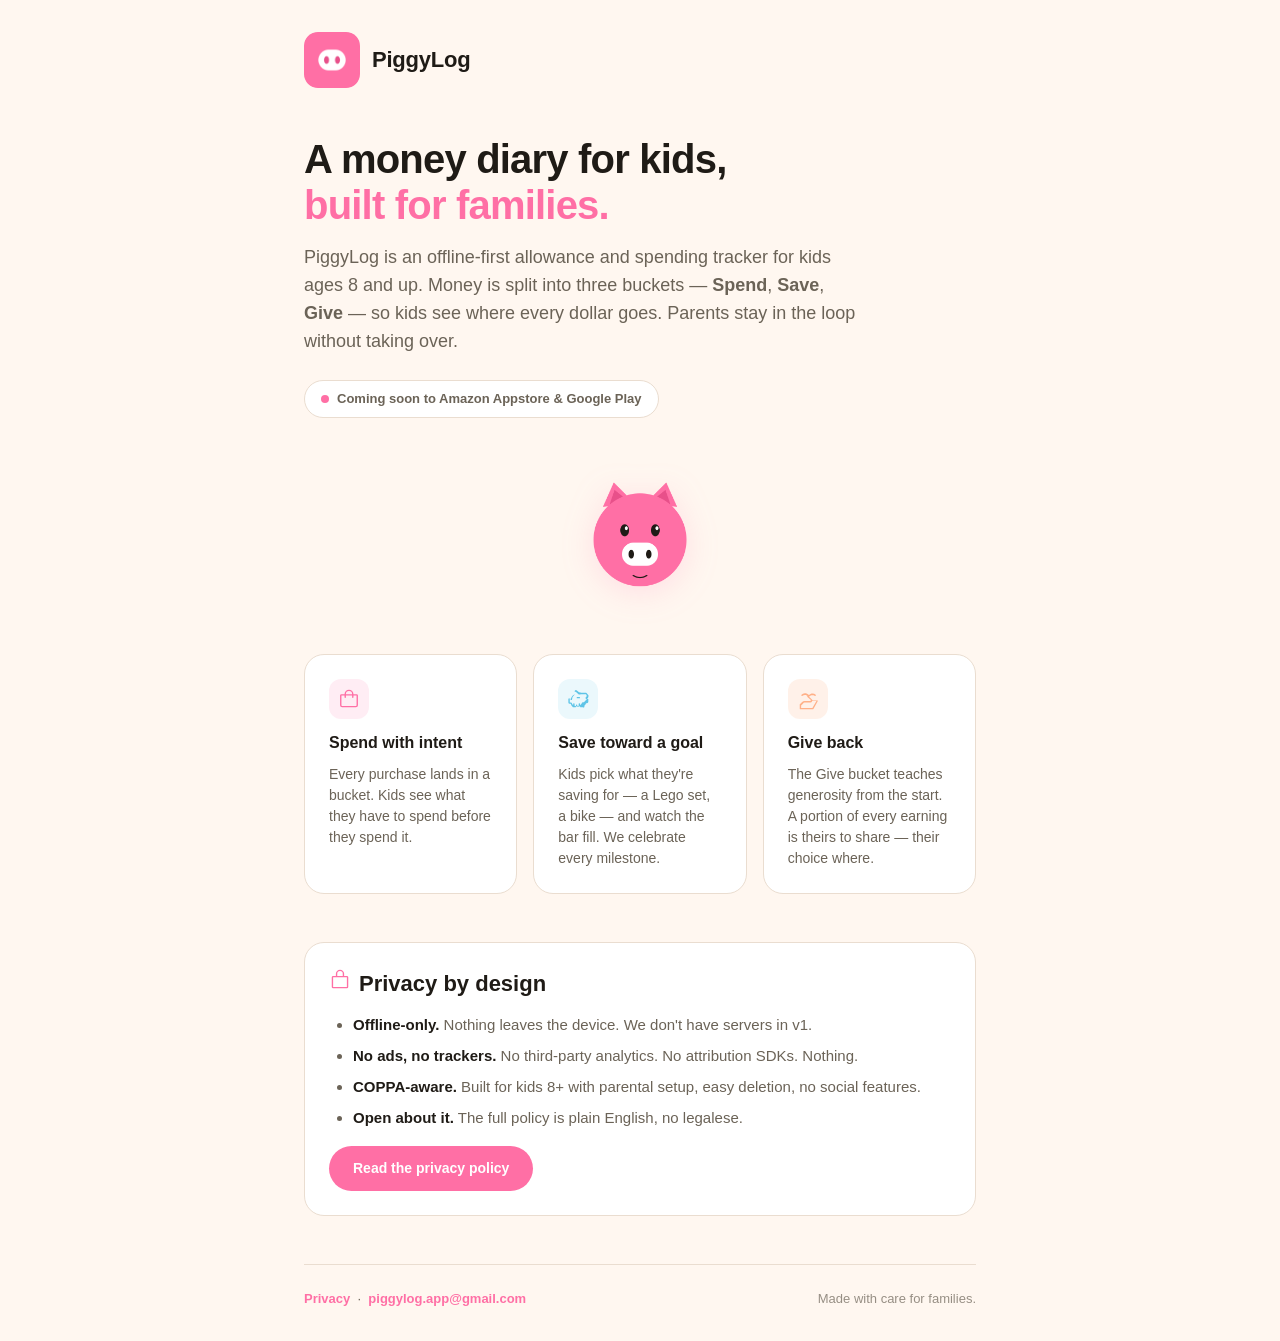
<file: index.html>
<!doctype html>
<html lang="en">
  <head>
    <meta charset="utf-8" />
    <meta name="viewport" content="width=device-width, initial-scale=1" />

    <title>PiggyLog — A money diary for kids, built for families</title>

    <meta
      name="description"
      content="PiggyLog is an offline money diary for kids ages 8 and up. Spend / Save / Give buckets, parent oversight, no ads, no tracking, no servers. Coming soon to Amazon Appstore and Google Play."
    />

    <!-- Theme color matches the app's brand pink. iOS Safari uses this
         for the address-bar tint when the page is added to home screen. -->
    <meta name="theme-color" content="#FF6FA5" />

    <!-- Open Graph for social-share preview. The og:image is the app
         icon at 1024² — gives a clean square preview without needing
         a custom social card yet. -->
    <meta property="og:type" content="website" />
    <meta property="og:title" content="PiggyLog — A money diary for kids" />
    <meta
      property="og:description"
      content="Offline-first kid money tracker. Spend / Save / Give buckets, parent oversight, no ads, no tracking."
    />
    <meta property="og:image" content="icon.png" />

    <!-- PNG favicon — modern browsers accept this; older ones will
         simply skip it (no .ico fallback yet, low priority for a
         pre-launch page). -->
    <link rel="icon" type="image/png" href="icon.png" />
    <link rel="apple-touch-icon" href="icon.png" />

    <link rel="stylesheet" href="style.css" />
  </head>
  <body>
    <div class="container">
      <header>
        <img
          class="logo"
          src="icon.png"
          alt=""
          width="56"
          height="56"
          aria-hidden="true"
        />
        <span class="wordmark">PiggyLog</span>
      </header>

      <main>
        <section class="hero">
          <h1>
            A money diary for kids,<br />
            <span class="accent">built for families.</span>
          </h1>
          <p>
            PiggyLog is an offline-first allowance and spending tracker
            for kids ages 8 and up. Money is split into three buckets
            &mdash; <strong>Spend</strong>, <strong>Save</strong>,
            <strong>Give</strong> &mdash; so kids see where every dollar
            goes. Parents stay in the loop without taking over.
          </p>
          <div class="coming-soon">
            <span class="dot" aria-hidden="true"></span>
            <span>Coming soon to Amazon Appstore &amp; Google Play</span>
          </div>
        </section>

        <div class="pip-wrap">
          <!-- Pip the (placeholder) mascot. See
               apps/mobile/assets/design/pip-idle.svg for the source. -->
          <img src="pip.png" alt="Pip the pig mascot" width="140" height="140" />
        </div>

        <section class="features" aria-label="What PiggyLog does">
          <article class="card spend">
            <div class="icon" aria-hidden="true">
              <!-- Phosphor ShoppingBag (bold). Inline SVG — no external
                   icon library, the landing page stays self-contained. -->
              <svg
                width="22"
                height="22"
                viewBox="0 0 256 256"
                fill="currentColor"
                xmlns="http://www.w3.org/2000/svg"
              >
                <path
                  d="M216,72H180a52,52,0,0,0-104,0H40A16,16,0,0,0,24,88V200a24,24,0,0,0,24,24H208a24,24,0,0,0,24-24V88A16,16,0,0,0,216,72ZM128,36a36,36,0,0,1,36,36H92A36,36,0,0,1,128,36Zm88,164a8,8,0,0,1-8,8H48a8,8,0,0,1-8-8V88H76v20a8,8,0,0,0,16,0V88h72v20a8,8,0,0,0,16,0V88h36Z"
                />
              </svg>
            </div>
            <h3>Spend with intent</h3>
            <p>
              Every purchase lands in a bucket. Kids see what they have to
              spend before they spend it.
            </p>
          </article>

          <article class="card save">
            <div class="icon" aria-hidden="true">
              <!-- Phosphor PiggyBank (bold) -->
              <svg
                width="22"
                height="22"
                viewBox="0 0 256 256"
                fill="currentColor"
                xmlns="http://www.w3.org/2000/svg"
              >
                <path
                  d="M152,112a8,8,0,0,1-8,8H120a8,8,0,0,1,0-16h24A8,8,0,0,1,152,112Zm96,16v32a16,16,0,0,1-16,16h-9.69a87.39,87.39,0,0,1-22.06,32.18A8,8,0,0,1,184,224H160a8,8,0,0,1-7.95-7.16A8.21,8.21,0,0,1,152,216v-2.32a87.87,87.87,0,0,1-48,0V216a8,8,0,0,1-.05.84A8,8,0,0,1,96,224H72a8,8,0,0,1-5.33-2A88.4,88.4,0,0,1,42.84,184H32a16,16,0,0,1-16-16V128a8,8,0,0,1,12.8-6.4l11.27,8.45A88.17,88.17,0,0,1,88,72.15V40A16,16,0,0,1,114.34,27.7l25.42,21.18A87.5,87.5,0,0,1,168,56h53.07a8,8,0,0,1,6,2.71L246.93,80.4A16,16,0,0,1,250.31,96l-5.21,17.36A15.86,15.86,0,0,1,232,124.81V128Zm-16,0H224a8,8,0,0,1-8-8v-8a8,8,0,0,1,8-8h.81L229.65,88.7,221.07,72H168a72.07,72.07,0,0,0-25.7,4.71l-1.55.6L104.81,46.59A.32.32,0,0,0,104.5,46.7L88,40v37.45a72,72,0,0,0-29.74,55.39,8,8,0,0,1-15.31,2.66L32,123.5V168H48a8,8,0,0,1,7.59,5.47A72.41,72.41,0,0,0,72,200.94V184a8,8,0,0,1,16,0v22.81a71.86,71.86,0,0,0,16,3.31V200a8,8,0,0,1,16,0v10.12a71.86,71.86,0,0,0,16-3.31V184a8,8,0,0,1,16,0v17a72.06,72.06,0,0,0,25-31.49,8,8,0,0,1,7.45-5.07h12.55Z"
                />
              </svg>
            </div>
            <h3>Save toward a goal</h3>
            <p>
              Kids pick what they're saving for &mdash; a Lego set, a bike
              &mdash; and watch the bar fill. We celebrate every milestone.
            </p>
          </article>

          <article class="card give">
            <div class="icon" aria-hidden="true">
              <!-- Phosphor HandHeart (bold) -->
              <svg
                width="22"
                height="22"
                viewBox="0 0 256 256"
                fill="currentColor"
                xmlns="http://www.w3.org/2000/svg"
              >
                <path
                  d="M178.43,80c10,0,19.46,3.55,26.5,10A8,8,0,0,0,217.78,79.27,55.46,55.46,0,0,0,180.46,64h-.27c-15.13.07-29.94,6.7-41.7,18.69-13.34-13.59-30.43-20.7-48.67-20.27A55.34,55.34,0,0,0,52.31,79.27,8,8,0,0,0,65.07,90C72.11,83.55,81.6,80,91.57,80c14.55,0,28.61,7.37,38.52,20.21a8,8,0,0,0,12.71,0c9.66-12.51,23.42-19.83,37.71-20.2ZM240,144H180.94a23.93,23.93,0,0,0-7.27-11.31L132,93.79a8,8,0,0,0-10.7,11.92l37,32.31a8,8,0,0,1-5.06,14H88.42a39.86,39.86,0,0,0-28.28,11.72L33.37,190.06A8,8,0,0,0,32,200v40a8,8,0,0,0,8,8H184a8,8,0,0,0,7-4.16l52.93-96.18A8,8,0,0,0,240,144Zm-60.71,88H48V203.31l23.45-23.45A24,24,0,0,1,88.42,168h64.83a23.85,23.85,0,0,0,23.16-18l49.74-.13Z"
                />
              </svg>
            </div>
            <h3>Give back</h3>
            <p>
              The Give bucket teaches generosity from the start. A portion
              of every earning is theirs to share &mdash; their choice
              where.
            </p>
          </article>
        </section>

        <section class="privacy-callout" aria-labelledby="privacy-heading">
          <h2 id="privacy-heading">
            <span class="lock" aria-hidden="true">
              <svg
                width="22"
                height="22"
                viewBox="0 0 256 256"
                fill="currentColor"
                xmlns="http://www.w3.org/2000/svg"
              >
                <path
                  d="M208,80H176V56a48,48,0,0,0-96,0V80H48A16,16,0,0,0,32,96V208a16,16,0,0,0,16,16H208a16,16,0,0,0,16-16V96A16,16,0,0,0,208,80ZM96,56a32,32,0,0,1,64,0V80H96ZM208,208H48V96H208V208Z"
                />
              </svg>
            </span>
            Privacy by design
          </h2>
          <ul>
            <li>
              <b>Offline-only.</b> Nothing leaves the device. We don't have
              servers in v1.
            </li>
            <li>
              <b>No ads, no trackers.</b> No third-party analytics. No
              attribution SDKs. Nothing.
            </li>
            <li>
              <b>COPPA-aware.</b> Built for kids 8+ with parental setup,
              easy deletion, no social features.
            </li>
            <li>
              <b>Open about it.</b> The full policy is plain English, no
              legalese.
            </li>
          </ul>
          <a class="privacy-link" href="privacy.html">Read the privacy policy</a>
        </section>
      </main>

      <footer>
        <div>
          <a href="privacy.html">Privacy</a> &nbsp;&middot;&nbsp;
          <a href="mailto:piggylog.app@gmail.com">piggylog.app@gmail.com</a>
        </div>
        <div class="made-with">Made with care for families.</div>
      </footer>
    </div>
  </body>
</html>
</file>
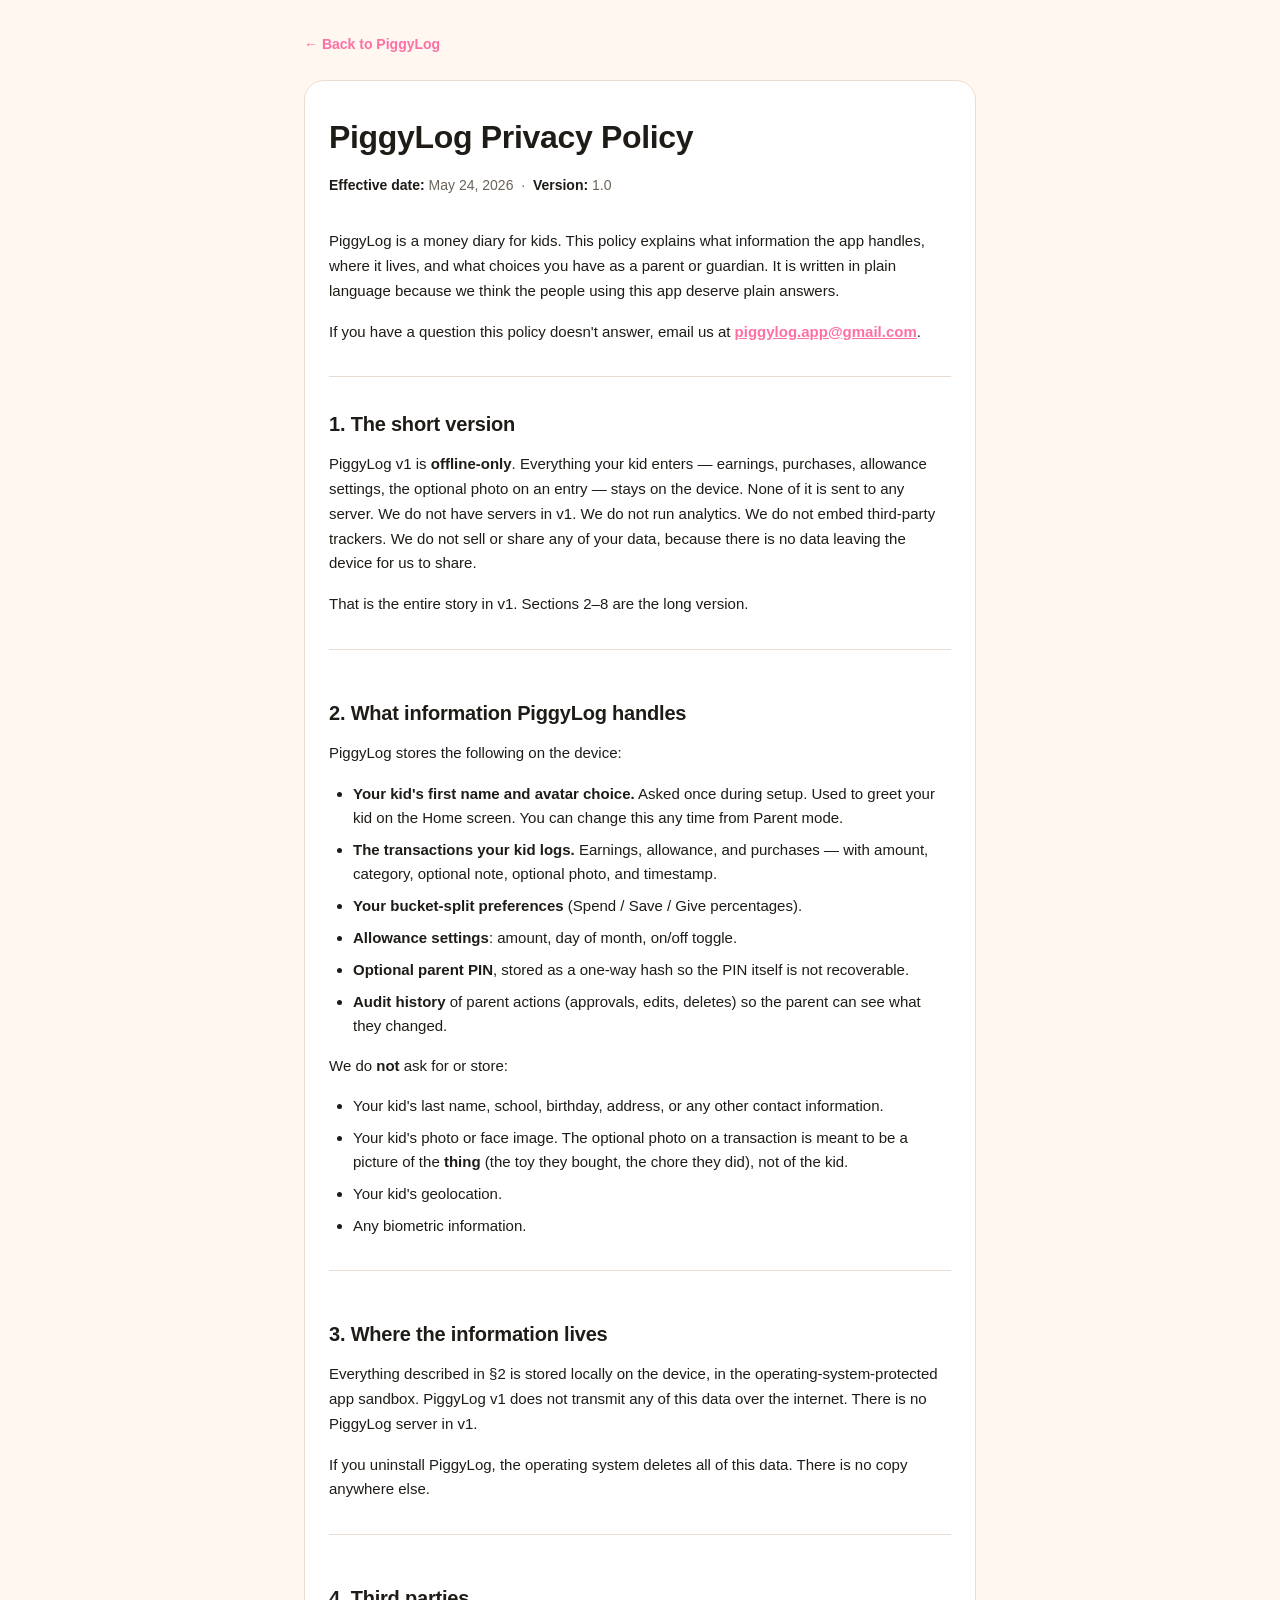
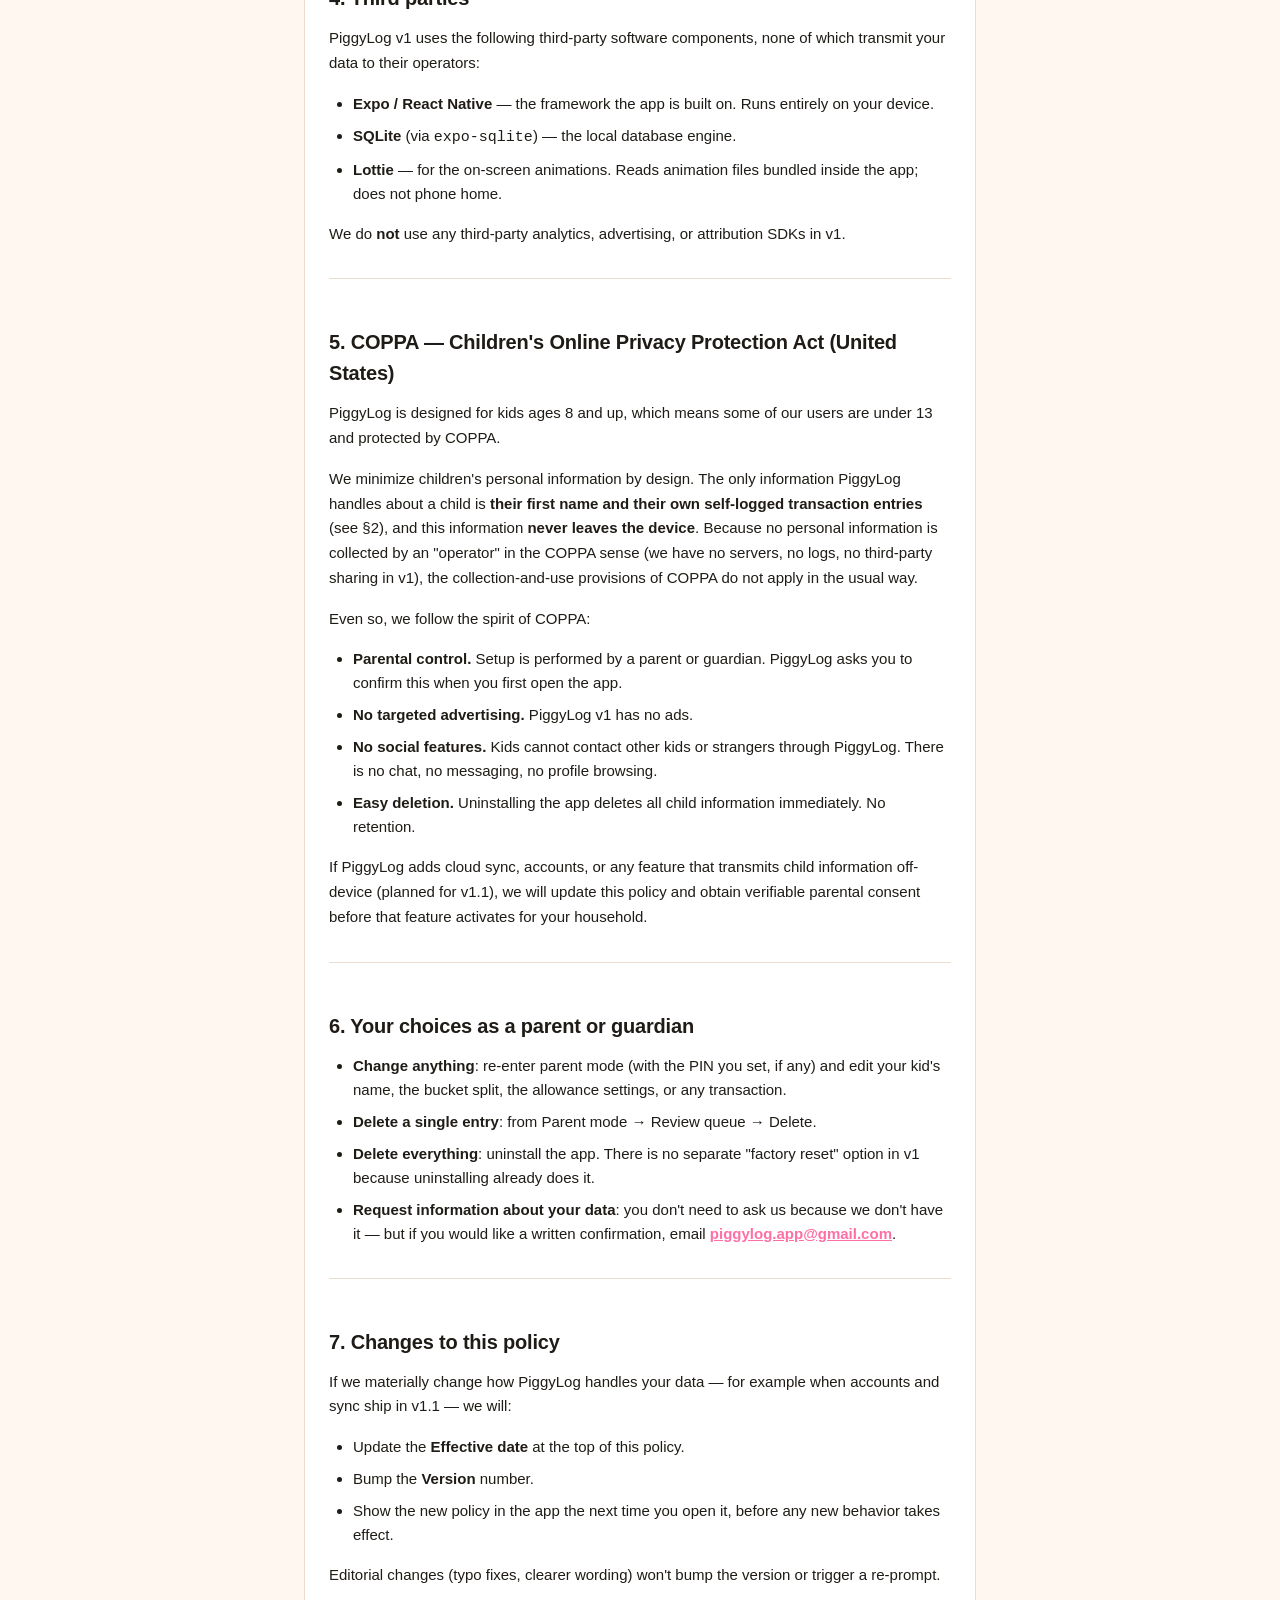
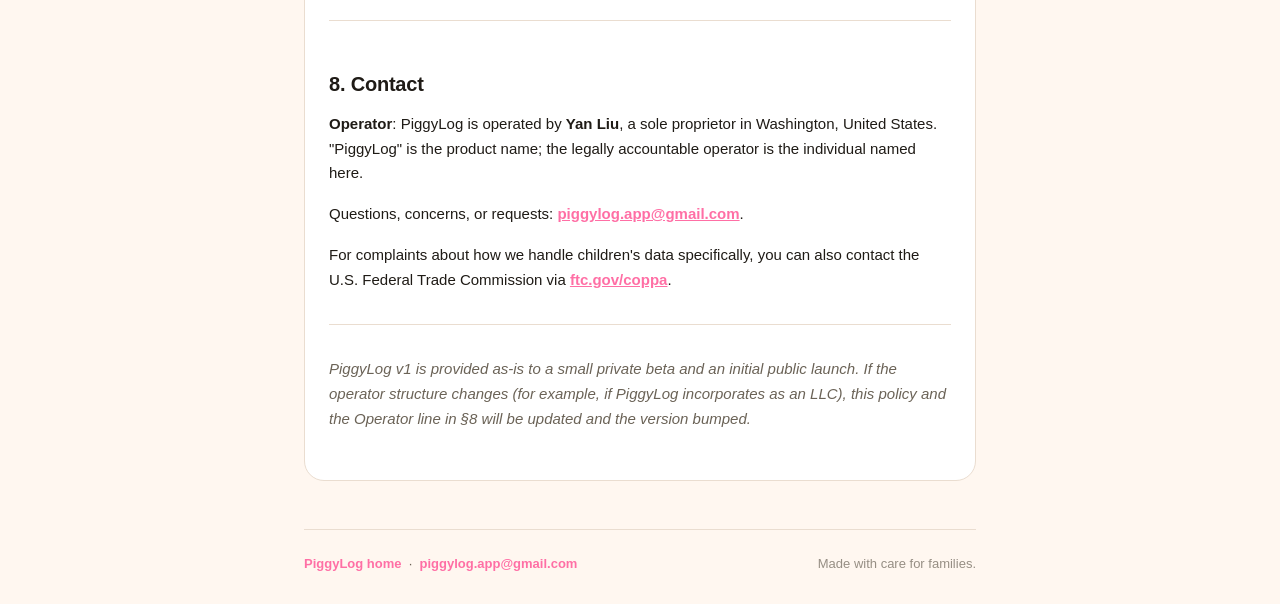
<file: privacy.html>
<!doctype html>
<html lang="en">
  <head>
    <meta charset="utf-8" />
    <meta name="viewport" content="width=device-width, initial-scale=1" />

    <title>Privacy Policy &mdash; PiggyLog</title>

    <meta
      name="description"
      content="PiggyLog Privacy Policy v1.0 — offline-only kid money tracker. No servers, no ads, no third-party trackers. COPPA-aware."
    />

    <meta name="theme-color" content="#FF6FA5" />

    <link rel="icon" type="image/png" href="icon.png" />
    <link rel="apple-touch-icon" href="icon.png" />

    <link rel="stylesheet" href="style.css" />

    <!--
      NOTE: This page is rendered from docs/privacy.md in the main
      PiggyLog repo. When the canonical markdown changes, this HTML
      needs to be regenerated by hand (no build step in this static
      site). Cross-reference apps/mobile/src/privacy.ts → POLICY_VERSION
      to ensure the in-app, on-device, and on-website copies match.
    -->
  </head>
  <body>
    <div class="container">
      <a class="back-link" href="index.html">&larr; Back to PiggyLog</a>

      <article class="policy">
        <h1>PiggyLog Privacy Policy</h1>
        <p class="meta">
          <strong>Effective date:</strong> May 24, 2026 &nbsp;&middot;&nbsp;
          <strong>Version:</strong> 1.0
        </p>

        <p>
          PiggyLog is a money diary for kids. This policy explains what
          information the app handles, where it lives, and what choices
          you have as a parent or guardian. It is written in plain
          language because we think the people using this app deserve
          plain answers.
        </p>

        <p>
          If you have a question this policy doesn't answer, email us at
          <a href="mailto:piggylog.app@gmail.com">piggylog.app@gmail.com</a>.
        </p>

        <hr />

        <h2>1. The short version</h2>
        <p>
          PiggyLog v1 is <strong>offline-only</strong>. Everything your
          kid enters &mdash; earnings, purchases, allowance settings, the
          optional photo on an entry &mdash; stays on the device. None of
          it is sent to any server. We do not have servers in v1. We do
          not run analytics. We do not embed third-party trackers. We do
          not sell or share any of your data, because there is no data
          leaving the device for us to share.
        </p>
        <p>
          That is the entire story in v1. Sections 2&ndash;8 are the long
          version.
        </p>

        <hr />

        <h2>2. What information PiggyLog handles</h2>
        <p>PiggyLog stores the following on the device:</p>
        <ul>
          <li>
            <strong>Your kid's first name and avatar choice.</strong> Asked
            once during setup. Used to greet your kid on the Home screen.
            You can change this any time from Parent mode.
          </li>
          <li>
            <strong>The transactions your kid logs.</strong> Earnings,
            allowance, and purchases &mdash; with amount, category,
            optional note, optional photo, and timestamp.
          </li>
          <li>
            <strong>Your bucket-split preferences</strong> (Spend / Save /
            Give percentages).
          </li>
          <li>
            <strong>Allowance settings</strong>: amount, day of month,
            on/off toggle.
          </li>
          <li>
            <strong>Optional parent PIN</strong>, stored as a one-way hash
            so the PIN itself is not recoverable.
          </li>
          <li>
            <strong>Audit history</strong> of parent actions (approvals,
            edits, deletes) so the parent can see what they changed.
          </li>
        </ul>

        <p>We do <strong>not</strong> ask for or store:</p>
        <ul>
          <li>
            Your kid's last name, school, birthday, address, or any other
            contact information.
          </li>
          <li>
            Your kid's photo or face image. The optional photo on a
            transaction is meant to be a picture of the
            <strong>thing</strong> (the toy they bought, the chore they
            did), not of the kid.
          </li>
          <li>Your kid's geolocation.</li>
          <li>Any biometric information.</li>
        </ul>

        <hr />

        <h2>3. Where the information lives</h2>
        <p>
          Everything described in &sect;2 is stored locally on the device,
          in the operating-system-protected app sandbox. PiggyLog v1 does
          not transmit any of this data over the internet. There is no
          PiggyLog server in v1.
        </p>
        <p>
          If you uninstall PiggyLog, the operating system deletes all of
          this data. There is no copy anywhere else.
        </p>

        <hr />

        <h2>4. Third parties</h2>
        <p>
          PiggyLog v1 uses the following third-party software components,
          none of which transmit your data to their operators:
        </p>
        <ul>
          <li>
            <strong>Expo / React Native</strong> &mdash; the framework the
            app is built on. Runs entirely on your device.
          </li>
          <li>
            <strong>SQLite</strong> (via <code>expo-sqlite</code>) &mdash;
            the local database engine.
          </li>
          <li>
            <strong>Lottie</strong> &mdash; for the on-screen animations.
            Reads animation files bundled inside the app; does not phone
            home.
          </li>
        </ul>
        <p>
          We do <strong>not</strong> use any third-party analytics,
          advertising, or attribution SDKs in v1.
        </p>

        <hr />

        <h2>
          5. COPPA &mdash; Children's Online Privacy Protection Act
          (United States)
        </h2>
        <p>
          PiggyLog is designed for kids ages 8 and up, which means some of
          our users are under 13 and protected by COPPA.
        </p>
        <p>
          We minimize children's personal information by design. The only
          information PiggyLog handles about a child is
          <strong>their first name and their own self-logged
          transaction entries</strong> (see &sect;2), and this information
          <strong>never leaves the device</strong>. Because no personal
          information is collected by an "operator" in the COPPA sense
          (we have no servers, no logs, no third-party sharing in v1),
          the collection-and-use provisions of COPPA do not apply in the
          usual way.
        </p>

        <p>Even so, we follow the spirit of COPPA:</p>
        <ul>
          <li>
            <strong>Parental control.</strong> Setup is performed by a
            parent or guardian. PiggyLog asks you to confirm this when you
            first open the app.
          </li>
          <li>
            <strong>No targeted advertising.</strong> PiggyLog v1 has no
            ads.
          </li>
          <li>
            <strong>No social features.</strong> Kids cannot contact other
            kids or strangers through PiggyLog. There is no chat, no
            messaging, no profile browsing.
          </li>
          <li>
            <strong>Easy deletion.</strong> Uninstalling the app deletes
            all child information immediately. No retention.
          </li>
        </ul>

        <p>
          If PiggyLog adds cloud sync, accounts, or any feature that
          transmits child information off-device (planned for v1.1), we
          will update this policy and obtain verifiable parental consent
          before that feature activates for your household.
        </p>

        <hr />

        <h2>6. Your choices as a parent or guardian</h2>
        <ul>
          <li>
            <strong>Change anything</strong>: re-enter parent mode (with
            the PIN you set, if any) and edit your kid's name, the bucket
            split, the allowance settings, or any transaction.
          </li>
          <li>
            <strong>Delete a single entry</strong>: from Parent mode
            &rarr; Review queue &rarr; Delete.
          </li>
          <li>
            <strong>Delete everything</strong>: uninstall the app. There
            is no separate "factory reset" option in v1 because
            uninstalling already does it.
          </li>
          <li>
            <strong>Request information about your data</strong>: you
            don't need to ask us because we don't have it &mdash; but if
            you would like a written confirmation, email
            <a href="mailto:piggylog.app@gmail.com">piggylog.app@gmail.com</a>.
          </li>
        </ul>

        <hr />

        <h2>7. Changes to this policy</h2>
        <p>
          If we materially change how PiggyLog handles your data &mdash;
          for example when accounts and sync ship in v1.1 &mdash; we will:
        </p>
        <ul>
          <li>
            Update the <strong>Effective date</strong> at the top of this
            policy.
          </li>
          <li>Bump the <strong>Version</strong> number.</li>
          <li>
            Show the new policy in the app the next time you open it,
            before any new behavior takes effect.
          </li>
        </ul>
        <p>
          Editorial changes (typo fixes, clearer wording) won't bump the
          version or trigger a re-prompt.
        </p>

        <hr />

        <h2>8. Contact</h2>
        <p>
          <strong>Operator</strong>: PiggyLog is operated by
          <strong>Yan Liu</strong>, a sole proprietor in Washington,
          United States. "PiggyLog" is the product name; the legally
          accountable operator is the individual named here.
        </p>
        <p>
          Questions, concerns, or requests:
          <a href="mailto:piggylog.app@gmail.com">piggylog.app@gmail.com</a>.
        </p>
        <p>
          For complaints about how we handle children's data
          specifically, you can also contact the U.S. Federal Trade
          Commission via
          <a
            href="https://www.ftc.gov/coppa"
            target="_blank"
            rel="noopener noreferrer"
            >ftc.gov/coppa</a
          >.
        </p>

        <hr />

        <p>
          <em
            >PiggyLog v1 is provided as-is to a small private beta and an
            initial public launch. If the operator structure changes (for
            example, if PiggyLog incorporates as an LLC), this policy and
            the Operator line in &sect;8 will be updated and the version
            bumped.</em
          >
        </p>
      </article>

      <footer>
        <div>
          <a href="index.html">PiggyLog home</a>
          &nbsp;&middot;&nbsp;
          <a href="mailto:piggylog.app@gmail.com">piggylog.app@gmail.com</a>
        </div>
        <div class="made-with">Made with care for families.</div>
      </footer>
    </div>
  </body>
</html>
</file>
<file: style.css>
/*
 * PiggyLog landing page — styles
 *
 * Mirrors the app's design system: same palette (see
 * apps/mobile/src/tamagui.config.ts) and the same kid-trustworthy +
 * parent-credible tone. No web fonts (system stack only) for speed
 * and offline reliability.
 */

:root {
  /* Mirrored from apps/mobile/src/tamagui.config.ts */
  --piggy-pink: #ff6fa5;
  --piggy-pink-text: #ffffff;
  --piggy-bg: #fff7f0;
  --piggy-surface: #ffffff;
  --piggy-text: #1f1b16;
  --piggy-text-muted: #6b6357;
  --piggy-accent: #5fc4e7; /* teal — Save bucket */
  --piggy-give: #ffb088; /* peach — Give bucket */
  --piggy-success: #3fbf7f;
  --piggy-border: #eaddd0;

  /* Layout */
  --max-width: 720px;
  --radius-card: 20px;
  --radius-pill: 999px;
  --space-1: 4px;
  --space-2: 8px;
  --space-3: 12px;
  --space-4: 16px;
  --space-5: 24px;
  --space-6: 32px;
  --space-8: 48px;
  --space-10: 80px;
}

* {
  box-sizing: border-box;
}

html,
body {
  margin: 0;
  padding: 0;
}

body {
  background: var(--piggy-bg);
  color: var(--piggy-text);
  font-family:
    -apple-system,
    BlinkMacSystemFont,
    "Segoe UI",
    Roboto,
    "Helvetica Neue",
    Arial,
    sans-serif;
  font-size: 16px;
  line-height: 1.55;
  -webkit-font-smoothing: antialiased;
  -moz-osx-font-smoothing: grayscale;
}

.container {
  max-width: var(--max-width);
  margin: 0 auto;
  padding: var(--space-6) var(--space-5);
}

/* ── Header ─────────────────────────────────────────────────────── */

header {
  display: flex;
  align-items: center;
  gap: var(--space-3);
  margin-bottom: var(--space-8);
}

header .logo {
  width: 56px;
  height: 56px;
  border-radius: 14px;
}

header .wordmark {
  font-size: 22px;
  font-weight: 800;
  color: var(--piggy-text);
  letter-spacing: -0.01em;
}

/* ── Hero ───────────────────────────────────────────────────────── */

.hero {
  margin-bottom: var(--space-8);
}

.hero h1 {
  font-size: 40px;
  line-height: 1.15;
  font-weight: 800;
  letter-spacing: -0.02em;
  margin: 0 0 var(--space-4) 0;
  color: var(--piggy-text);
}

.hero h1 .accent {
  color: var(--piggy-pink);
}

.hero p {
  font-size: 18px;
  color: var(--piggy-text-muted);
  margin: 0 0 var(--space-5) 0;
  max-width: 560px;
}

.coming-soon {
  display: inline-flex;
  align-items: center;
  gap: var(--space-2);
  background: var(--piggy-surface);
  border: 1px solid var(--piggy-border);
  border-radius: var(--radius-pill);
  padding: var(--space-2) var(--space-4);
  font-size: 13px;
  font-weight: 600;
  color: var(--piggy-text-muted);
}

.coming-soon .dot {
  width: 8px;
  height: 8px;
  border-radius: 50%;
  background: var(--piggy-pink);
}

/* ── Pip hero ──────────────────────────────────────────────────── */

.pip-wrap {
  display: flex;
  justify-content: center;
  margin: var(--space-8) 0;
}

.pip-wrap img {
  width: 140px;
  height: 140px;
  /* Subtle drop-shadow gives Pip presence on the cream background
   * without a hard outline (we trust the SVG's silhouette).
   */
  filter: drop-shadow(0 6px 16px rgba(255, 111, 165, 0.18));
}

/* ── Feature cards ──────────────────────────────────────────────── */

.features {
  display: grid;
  gap: var(--space-4);
  margin-bottom: var(--space-8);
}

@media (min-width: 640px) {
  .features {
    grid-template-columns: repeat(3, 1fr);
  }
}

.card {
  background: var(--piggy-surface);
  border: 1px solid var(--piggy-border);
  border-radius: var(--radius-card);
  padding: var(--space-5);
}

.card .icon {
  width: 40px;
  height: 40px;
  margin-bottom: var(--space-3);
  /* Each bucket card gets a tinted background circle matching its
   * accent — same vocabulary as the in-app BucketCard.
   */
  display: flex;
  align-items: center;
  justify-content: center;
  border-radius: 12px;
}

.card.spend .icon {
  background: rgba(255, 111, 165, 0.12);
  color: var(--piggy-pink);
}

.card.save .icon {
  background: rgba(95, 196, 231, 0.12);
  color: var(--piggy-accent);
}

.card.give .icon {
  background: rgba(255, 176, 136, 0.18);
  color: var(--piggy-give);
}

.card h3 {
  font-size: 16px;
  font-weight: 800;
  margin: 0 0 var(--space-2) 0;
  color: var(--piggy-text);
}

.card p {
  font-size: 14px;
  margin: 0;
  color: var(--piggy-text-muted);
  line-height: 1.5;
}

/* ── Privacy block ─────────────────────────────────────────────── */

.privacy-callout {
  background: var(--piggy-surface);
  border: 1px solid var(--piggy-border);
  border-radius: var(--radius-card);
  padding: var(--space-5);
  margin-bottom: var(--space-8);
}

.privacy-callout h2 {
  font-size: 22px;
  font-weight: 800;
  margin: 0 0 var(--space-3) 0;
  color: var(--piggy-text);
  display: flex;
  align-items: center;
  gap: var(--space-2);
}

.privacy-callout h2 .lock {
  color: var(--piggy-pink);
}

.privacy-callout ul {
  margin: 0 0 var(--space-4) 0;
  padding-left: var(--space-5);
  color: var(--piggy-text-muted);
  font-size: 15px;
}

.privacy-callout ul li {
  margin-bottom: var(--space-2);
}

.privacy-callout ul li b {
  color: var(--piggy-text);
}

.privacy-link {
  display: inline-block;
  background: var(--piggy-pink);
  color: var(--piggy-pink-text);
  font-weight: 700;
  font-size: 14px;
  padding: var(--space-3) var(--space-5);
  border-radius: var(--radius-pill);
  text-decoration: none;
  transition: transform 0.12s ease;
}

.privacy-link:hover,
.privacy-link:focus {
  transform: scale(1.02);
}

/* ── Footer ────────────────────────────────────────────────────── */

footer {
  border-top: 1px solid var(--piggy-border);
  padding-top: var(--space-5);
  margin-top: var(--space-8);
  font-size: 13px;
  color: var(--piggy-text-muted);
  display: flex;
  flex-wrap: wrap;
  gap: var(--space-4);
  justify-content: space-between;
  align-items: center;
}

footer a {
  color: var(--piggy-pink);
  text-decoration: none;
  font-weight: 600;
}

footer a:hover,
footer a:focus {
  text-decoration: underline;
}

footer .made-with {
  opacity: 0.7;
}

/* ── Privacy policy page ───────────────────────────────────────── */

article.policy {
  background: var(--piggy-surface);
  border: 1px solid var(--piggy-border);
  border-radius: var(--radius-card);
  padding: var(--space-6) var(--space-5);
}

article.policy h1 {
  font-size: 32px;
  font-weight: 800;
  margin: 0 0 var(--space-3) 0;
  letter-spacing: -0.01em;
}

article.policy .meta {
  color: var(--piggy-text-muted);
  font-size: 14px;
  margin-bottom: var(--space-6);
}

article.policy h2 {
  font-size: 20px;
  font-weight: 800;
  margin: var(--space-8) 0 var(--space-3) 0;
  letter-spacing: -0.01em;
}

article.policy h2:first-of-type {
  margin-top: var(--space-5);
}

article.policy p {
  margin: 0 0 var(--space-4) 0;
  font-size: 15px;
  line-height: 1.65;
}

article.policy ul {
  padding-left: var(--space-5);
  margin: 0 0 var(--space-4) 0;
}

article.policy li {
  margin-bottom: var(--space-2);
  font-size: 15px;
  line-height: 1.6;
}

article.policy hr {
  border: none;
  border-top: 1px solid var(--piggy-border);
  margin: var(--space-6) 0;
}

article.policy a {
  color: var(--piggy-pink);
  font-weight: 600;
}

article.policy strong {
  color: var(--piggy-text);
}

article.policy em {
  color: var(--piggy-text-muted);
}

.back-link {
  display: inline-block;
  margin-bottom: var(--space-5);
  font-size: 14px;
  color: var(--piggy-pink);
  text-decoration: none;
  font-weight: 600;
}

.back-link:hover {
  text-decoration: underline;
}
</file>
